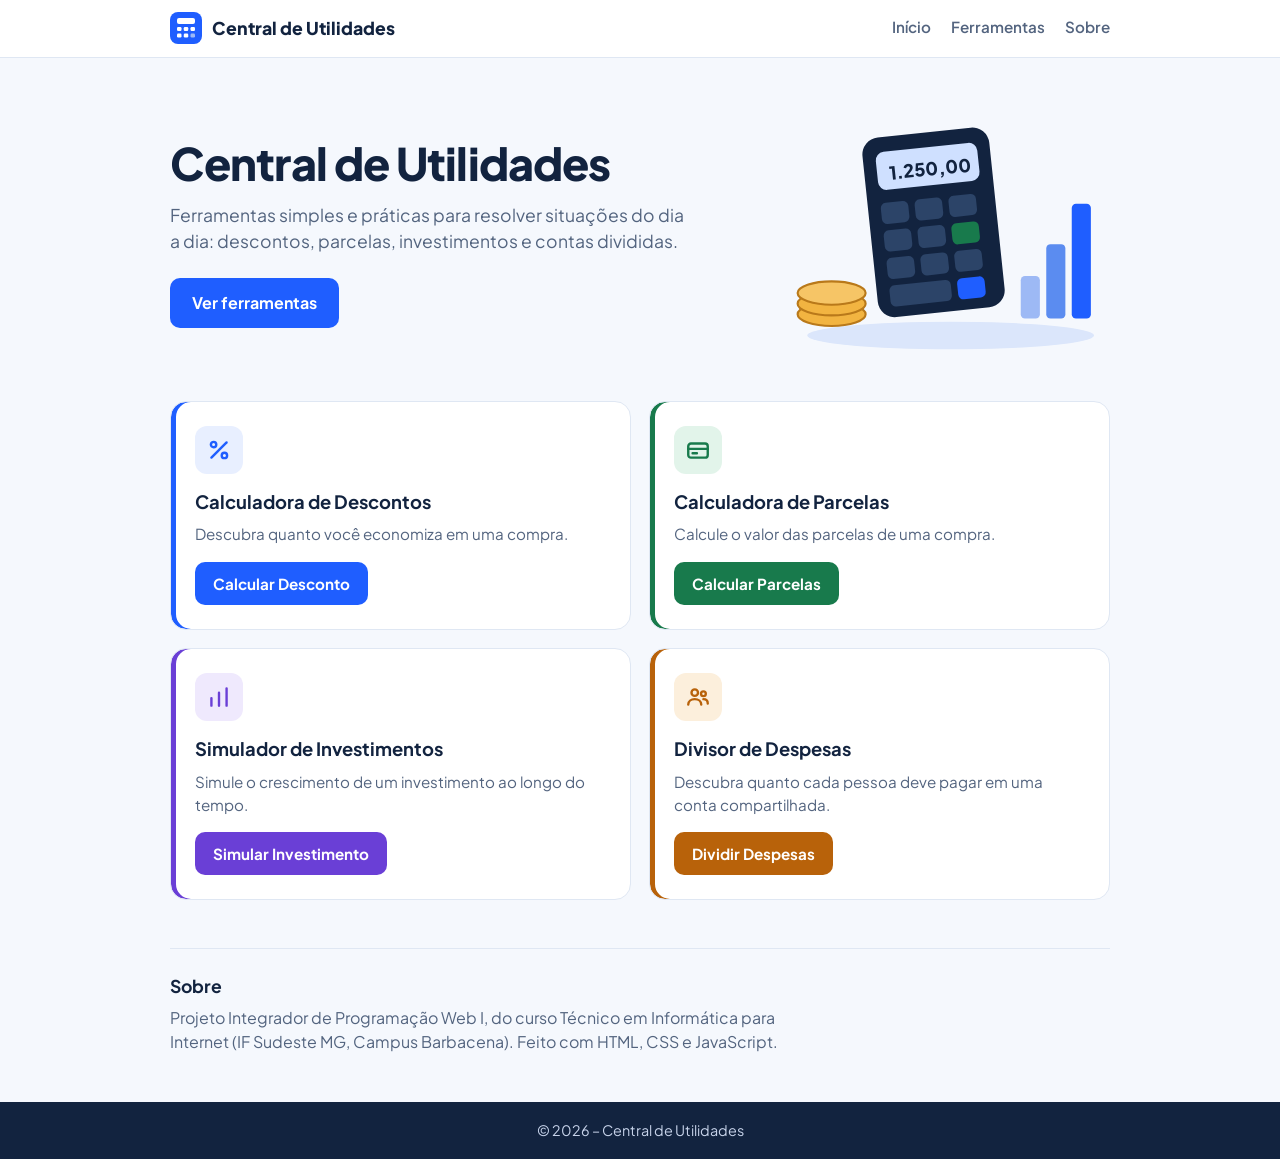
<file: index.html>
<!DOCTYPE html>
<html lang="pt-BR">
<head>
  <meta charset="UTF-8">
  <meta name="viewport" content="width=device-width, initial-scale=1">
  <title>Central de Utilidades</title>
  <link rel="preconnect" href="https://fonts.googleapis.com">
  <link rel="preconnect" href="https://fonts.gstatic.com" crossorigin>
  <link href="https://fonts.googleapis.com/css2?family=Plus+Jakarta+Sans:wght@400;500;600;700;800&display=swap" rel="stylesheet">
  <link rel="stylesheet" href="style.css">
</head>
<body>
  <header class="topo">
    <div class="topo-interno">
      <a class="logo" href="#inicio" data-alvo="inicio">
        <svg class="logo-marca" viewBox="0 0 32 32" aria-hidden="true">
          <rect width="32" height="32" rx="8" fill="#1f5eff"/>
          <rect x="7" y="6" width="18" height="6" rx="2" fill="#fff"/>
          <rect x="7" y="15" width="4.5" height="4" rx="1.2" fill="#fff"/>
          <rect x="13.75" y="15" width="4.5" height="4" rx="1.2" fill="#fff"/>
          <rect x="20.5" y="15" width="4.5" height="4" rx="1.2" fill="#fff"/>
          <rect x="7" y="21.5" width="4.5" height="4" rx="1.2" fill="#fff"/>
          <rect x="13.75" y="21.5" width="4.5" height="4" rx="1.2" fill="#fff"/>
          <rect x="20.5" y="21.5" width="4.5" height="4" rx="1.2" fill="#9db9f5"/>
        </svg>
        <span>Central de Utilidades</span>
      </a>
      <nav>
        <a href="#inicio" data-alvo="inicio">Início</a>
        <a href="#ferramentas" data-alvo="ferramentas">Ferramentas</a>
        <a href="#sobre" data-alvo="sobre">Sobre</a>
      </nav>
    </div>
  </header>

  <main>
    <!-- TELA INICIAL -->
    <div class="tela" id="home">
      <section class="apresentacao" id="inicio">
        <div class="apresentacao-texto">
          <h1>Central de Utilidades</h1>
          <p>Ferramentas simples e práticas para resolver situações do dia a dia: descontos, parcelas, investimentos e contas divididas.</p>
          <a class="botao-principal" href="#ferramentas" data-alvo="ferramentas">Ver ferramentas</a>
        </div>
        <svg class="apresentacao-arte" viewBox="0 0 320 240" role="img" aria-label="Calculadora, moedas e gráfico de barras">
          <ellipse cx="170" cy="216" rx="135" ry="13" fill="#dbe6fb"/>
          <g transform="rotate(-6 150 120)">
            <rect x="95" y="25" width="120" height="170" rx="16" fill="#12233f"/>
            <rect x="107" y="39" width="96" height="36" rx="8" fill="#cfe0ff"/>
            <text x="196" y="66" text-anchor="end" font-size="17" font-weight="800" fill="#12233f" font-family="Plus Jakarta Sans, Arial, sans-serif">1.250,00</text>
            <g fill="#2c4468">
              <rect x="107" y="87" width="26" height="20" rx="5"/>
              <rect x="139" y="87" width="26" height="20" rx="5"/>
              <rect x="171" y="87" width="26" height="20" rx="5"/>
              <rect x="107" y="113" width="26" height="20" rx="5"/>
              <rect x="139" y="113" width="26" height="20" rx="5"/>
              <rect x="171" y="113" width="26" height="20" rx="5" fill="#187a4c"/>
              <rect x="107" y="139" width="26" height="20" rx="5"/>
              <rect x="139" y="139" width="26" height="20" rx="5"/>
              <rect x="171" y="139" width="26" height="20" rx="5"/>
              <rect x="107" y="165" width="58" height="20" rx="5"/>
              <rect x="171" y="165" width="26" height="20" rx="5" fill="#1f5eff"/>
            </g>
          </g>
          <g stroke="#b9791a" stroke-width="2">
            <ellipse cx="58" cy="196" rx="32" ry="11" fill="#f2b441"/>
            <ellipse cx="58" cy="186" rx="32" ry="11" fill="#f2b441"/>
            <ellipse cx="58" cy="176" rx="32" ry="11" fill="#f6c566"/>
          </g>
          <rect x="236" y="160" width="18" height="40" rx="4" fill="#9db9f5"/>
          <rect x="260" y="130" width="18" height="70" rx="4" fill="#5b8cf0"/>
          <rect x="284" y="92" width="18" height="108" rx="4" fill="#1f5eff"/>
        </svg>
      </section>

      <section class="cartoes" id="ferramentas">
        <article class="cartao desconto">
          <span class="icone" aria-hidden="true">
            <svg viewBox="0 0 24 24"><path d="M19 5L5 19"/><circle cx="7" cy="7" r="2.5"/><circle cx="17" cy="17" r="2.5"/></svg>
          </span>
          <h2>Calculadora de Descontos</h2>
          <p>Descubra quanto você economiza em uma compra.</p>
          <button type="button" data-ferramenta="desconto">Calcular Desconto</button>
        </article>
        <article class="cartao parcelas">
          <span class="icone" aria-hidden="true">
            <svg viewBox="0 0 24 24"><rect x="3" y="6" width="18" height="13" rx="2.5"/><path d="M3 11h18M7 15h4"/></svg>
          </span>
          <h2>Calculadora de Parcelas</h2>
          <p>Calcule o valor das parcelas de uma compra.</p>
          <button type="button" data-ferramenta="parcelas">Calcular Parcelas</button>
        </article>
        <article class="cartao investimento">
          <span class="icone" aria-hidden="true">
            <svg viewBox="0 0 24 24"><path d="M5 20v-7M12 20V8M19 20V4"/></svg>
          </span>
          <h2>Simulador de Investimentos</h2>
          <p>Simule o crescimento de um investimento ao longo do tempo.</p>
          <button type="button" data-ferramenta="investimento">Simular Investimento</button>
        </article>
        <article class="cartao despesas">
          <span class="icone" aria-hidden="true">
            <svg viewBox="0 0 24 24"><circle cx="9" cy="8" r="3"/><path d="M3 19c0-3 2.7-5 6-5s6 2 6 5"/><circle cx="17" cy="9" r="2.2"/><path d="M17 14c2.5 0 4 1.7 4 4"/></svg>
          </span>
          <h2>Divisor de Despesas</h2>
          <p>Descubra quanto cada pessoa deve pagar em uma conta compartilhada.</p>
          <button type="button" data-ferramenta="despesas">Dividir Despesas</button>
        </article>
      </section>

      <section class="sobre" id="sobre">
        <h2>Sobre</h2>
        <p>Projeto Integrador de Programação Web I, do curso Técnico em Informática para Internet (IF Sudeste MG, Campus Barbacena). Feito com HTML, CSS e JavaScript.</p>
      </section>
    </div>

    <!-- CALCULADORA DE DESCONTOS -->
    <section class="tela oculta" id="desconto">
      <button type="button" class="voltar" data-voltar>← Voltar para as ferramentas</button>
      <div class="painel">
        <form id="form-desconto" novalidate>
          <h2>Calculadora de Descontos</h2>
          <p class="sub">Descubra quanto você economiza em uma compra.</p>
          <label for="desc-preco">Preço original (R$)</label>
          <input type="number" id="desc-preco" step="any" min="0" inputmode="decimal" placeholder="Ex.: 200,00">
          <label for="desc-percentual">Desconto (%)</label>
          <input type="number" id="desc-percentual" step="any" min="0" max="100" inputmode="decimal" placeholder="Ex.: 15">
          <p class="erro" id="erro-desconto" role="alert"></p>
          <button type="submit">Calcular Desconto</button>
        </form>
        <div class="resultado" id="resultado-desconto" aria-live="polite"></div>
      </div>
    </section>

    <!-- CALCULADORA DE PARCELAS -->
    <section class="tela oculta" id="parcelas">
      <button type="button" class="voltar" data-voltar>← Voltar para as ferramentas</button>
      <div class="painel">
        <form id="form-parcelas" novalidate>
          <h2>Calculadora de Parcelas</h2>
          <p class="sub">Calcule o valor das parcelas de uma compra, sem juros.</p>
          <label for="parc-total">Valor total da compra (R$)</label>
          <input type="number" id="parc-total" step="any" min="0" inputmode="decimal" placeholder="Ex.: 1200,00">
          <label for="parc-qtd">Quantidade de parcelas</label>
          <input type="number" id="parc-qtd" step="1" min="1" inputmode="numeric" placeholder="Ex.: 6">
          <p class="erro" id="erro-parcelas" role="alert"></p>
          <button type="submit">Calcular Parcelas</button>
        </form>
        <div class="resultado" id="resultado-parcelas" aria-live="polite"></div>
      </div>
    </section>

    <!-- SIMULADOR DE INVESTIMENTOS -->
    <section class="tela oculta" id="investimento">
      <button type="button" class="voltar" data-voltar>← Voltar para as ferramentas</button>
      <div class="painel">
        <form id="form-investimento" novalidate>
          <h2>Simulador de Investimentos</h2>
          <p class="sub">Simule o crescimento de um investimento ao longo do tempo.</p>
          <div class="campos-duplos">
            <div>
              <label for="inv-inicial">Investimento inicial (R$)</label>
              <input type="number" id="inv-inicial" step="any" min="0" inputmode="decimal" placeholder="Ex.: 1000,00">
            </div>
            <div>
              <label for="inv-aporte">Aporte mensal (R$)</label>
              <input type="number" id="inv-aporte" step="any" min="0" inputmode="decimal" placeholder="Ex.: 200,00">
            </div>
            <div>
              <label for="inv-taxa">Rendimento mensal (%)</label>
              <input type="number" id="inv-taxa" step="any" min="0" inputmode="decimal" placeholder="Ex.: 1">
            </div>
            <div>
              <label for="inv-meses">Período (meses)</label>
              <input type="number" id="inv-meses" step="1" min="1" inputmode="numeric" placeholder="Ex.: 12">
            </div>
          </div>
          <p class="erro" id="erro-investimento" role="alert"></p>
          <button type="submit">Simular Investimento</button>
        </form>
        <div class="resultado" id="resultado-investimento" aria-live="polite"></div>
      </div>
    </section>

    <!-- DIVISOR DE DESPESAS -->
    <section class="tela oculta" id="despesas">
      <button type="button" class="voltar" data-voltar>← Voltar para as ferramentas</button>
      <div class="painel">
        <div>
          <h2>Divisor de Despesas</h2>
          <p class="sub">Descubra quanto cada pessoa deve pagar em uma conta compartilhada.</p>

          <form id="form-adicionar" novalidate>
            <label for="desp-descricao">Descrição da despesa</label>
            <input type="text" id="desp-descricao" placeholder="Ex.: Almoço">
            <label for="desp-valor">Valor (R$)</label>
            <input type="number" id="desp-valor" step="any" min="0" inputmode="decimal" placeholder="Ex.: 50,00">
            <p class="erro" id="erro-despesa-add" role="alert"></p>
            <button type="submit" class="secundario">Adicionar despesa</button>
          </form>

          <h3>Despesas incluídas</h3>
          <ul class="lista" id="lista-despesas"></ul>

          <form id="form-despesas" novalidate>
            <label for="desp-pessoas">Quantidade de pessoas</label>
            <input type="number" id="desp-pessoas" step="1" min="1" inputmode="numeric" placeholder="Ex.: 4">
            <p class="erro" id="erro-despesas" role="alert"></p>
            <button type="submit">Dividir Despesas</button>
          </form>
        </div>
        <div class="resultado" id="resultado-despesas" aria-live="polite"></div>
      </div>
    </section>
  </main>

  <footer class="rodape">
    <p>© 2026 – Central de Utilidades</p>
  </footer>

  <script src="script.js"></script>
</body>
</html>
</file>
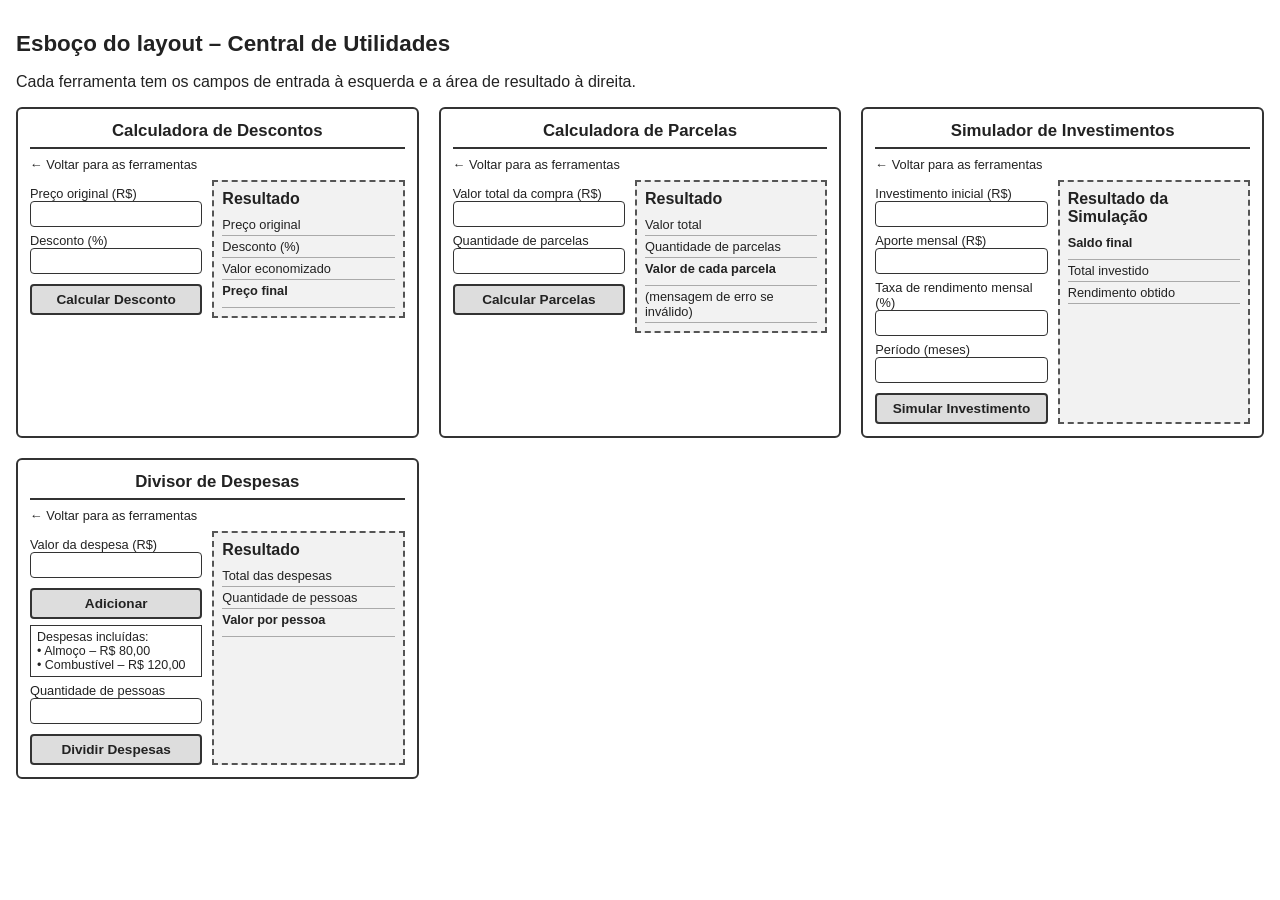
<file: esboco.html>
<!DOCTYPE html>
<html lang="pt-BR">
<head>
  <meta charset="UTF-8">
  <meta name="viewport" content="width=device-width, initial-scale=1">
  <title>Esboço do layout – Central de Utilidades</title>
  <style>
    * { box-sizing: border-box; font-family: Arial, sans-serif; }
    body { margin: 0; padding: 16px; background: #fff; color: #222; }
    h1 { font-size: 1.4rem; }
    .grade { display: grid; grid-template-columns: repeat(auto-fit, minmax(300px, 1fr)); gap: 20px; }
    .tela { border: 2px solid #333; border-radius: 6px; padding: 12px; }
    .tela h2 { font-size: 1.05rem; margin: 0 0 8px; text-align: center; border-bottom: 2px solid #333; padding-bottom: 6px; }
    .voltar { font-size: 0.8rem; margin-bottom: 8px; }
    .corpo { display: flex; gap: 10px; flex-wrap: wrap; }
    .entrada, .resultado { flex: 1; min-width: 130px; }
    .resultado { border: 2px dashed #555; padding: 8px; background: #f2f2f2; }
    .resultado b { display: block; margin-bottom: 6px; }
    label { display: block; font-size: 0.8rem; margin-top: 6px; }
    .campo { border: 1.5px solid #333; height: 26px; border-radius: 4px; }
    .botao { margin-top: 10px; border: 2px solid #333; background: #ddd; text-align: center; padding: 6px; font-weight: bold; font-size: 0.85rem; border-radius: 4px; }
    .linha { font-size: 0.8rem; border-bottom: 1px solid #aaa; padding: 3px 0; }
    .lista { border: 1.5px solid #333; padding: 4px 6px; margin-top: 6px; font-size: 0.78rem; }
  </style>
</head>
<body>
  <h1>Esboço do layout – Central de Utilidades</h1>
  <p>Cada ferramenta tem os campos de entrada à esquerda e a área de resultado à direita.</p>

  <div class="grade">
    <div class="tela">
      <h2>Calculadora de Descontos</h2>
      <div class="voltar">← Voltar para as ferramentas</div>
      <div class="corpo">
        <div class="entrada">
          <label>Preço original (R$)</label><div class="campo"></div>
          <label>Desconto (%)</label><div class="campo"></div>
          <div class="botao">Calcular Desconto</div>
        </div>
        <div class="resultado">
          <b>Resultado</b>
          <div class="linha">Preço original</div>
          <div class="linha">Desconto (%)</div>
          <div class="linha">Valor economizado</div>
          <div class="linha"><b>Preço final</b></div>
        </div>
      </div>
    </div>

    <div class="tela">
      <h2>Calculadora de Parcelas</h2>
      <div class="voltar">← Voltar para as ferramentas</div>
      <div class="corpo">
        <div class="entrada">
          <label>Valor total da compra (R$)</label><div class="campo"></div>
          <label>Quantidade de parcelas</label><div class="campo"></div>
          <div class="botao">Calcular Parcelas</div>
        </div>
        <div class="resultado">
          <b>Resultado</b>
          <div class="linha">Valor total</div>
          <div class="linha">Quantidade de parcelas</div>
          <div class="linha"><b>Valor de cada parcela</b></div>
          <div class="linha">(mensagem de erro se inválido)</div>
        </div>
      </div>
    </div>

    <div class="tela">
      <h2>Simulador de Investimentos</h2>
      <div class="voltar">← Voltar para as ferramentas</div>
      <div class="corpo">
        <div class="entrada">
          <label>Investimento inicial (R$)</label><div class="campo"></div>
          <label>Aporte mensal (R$)</label><div class="campo"></div>
          <label>Taxa de rendimento mensal (%)</label><div class="campo"></div>
          <label>Período (meses)</label><div class="campo"></div>
          <div class="botao">Simular Investimento</div>
        </div>
        <div class="resultado">
          <b>Resultado da Simulação</b>
          <div class="linha"><b>Saldo final</b></div>
          <div class="linha">Total investido</div>
          <div class="linha">Rendimento obtido</div>
        </div>
      </div>
    </div>

    <div class="tela">
      <h2>Divisor de Despesas</h2>
      <div class="voltar">← Voltar para as ferramentas</div>
      <div class="corpo">
        <div class="entrada">
          <label>Valor da despesa (R$)</label><div class="campo"></div>
          <div class="botao">Adicionar</div>
          <div class="lista">Despesas incluídas:<br>• Almoço – R$ 80,00<br>• Combustível – R$ 120,00</div>
          <label>Quantidade de pessoas</label><div class="campo"></div>
          <div class="botao">Dividir Despesas</div>
        </div>
        <div class="resultado">
          <b>Resultado</b>
          <div class="linha">Total das despesas</div>
          <div class="linha">Quantidade de pessoas</div>
          <div class="linha"><b>Valor por pessoa</b></div>
        </div>
      </div>
    </div>
  </div>
</body>
</html>
</file>
<file: style.css>
:root {
  --tinta: #12233f;
  --suave: #53647f;
  --papel: #f5f8fd;
  --branco: #ffffff;
  --borda: #dfe7f3;
  --azul: #1f5eff;
  --azul-escuro: #1647c7;
  --verde: #187a4c;
  --violeta: #6a3fd6;
  --ambar: #b8620a;
  --erro: #b3261e;
  --acento: var(--azul);
  --acento-claro: #e8efff;
}

* { box-sizing: border-box; margin: 0; padding: 0; }

body {
  font-family: "Plus Jakarta Sans", "Segoe UI", Arial, sans-serif;
  background: var(--papel);
  color: var(--tinta);
  line-height: 1.5;
  min-height: 100vh;
  display: flex;
  flex-direction: column;
}

a:focus-visible, button:focus-visible, input:focus-visible {
  outline: 3px solid var(--acento);
  outline-offset: 2px;
}

/* ---------- Cabeçalho ---------- */
.topo {
  background: var(--branco);
  border-bottom: 1px solid var(--borda);
  position: sticky;
  top: 0;
  z-index: 10;
}
.topo-interno {
  max-width: 980px;
  margin: 0 auto;
  padding: 12px 20px;
  display: flex;
  justify-content: space-between;
  align-items: center;
  flex-wrap: wrap;
  gap: 8px 20px;
}
.logo {
  display: flex;
  align-items: center;
  gap: 10px;
  font-weight: 800;
  font-size: 1.1rem;
  color: var(--tinta);
  text-decoration: none;
}
.logo-marca { width: 32px; height: 32px; }
.topo nav { display: flex; gap: 20px; }
.topo nav a {
  color: var(--suave);
  text-decoration: none;
  font-weight: 600;
  font-size: 0.95rem;
  padding: 4px 0;
  border-bottom: 2px solid transparent;
}
.topo nav a:hover { color: var(--azul); border-bottom-color: var(--azul); }

main {
  flex: 1;
  width: 100%;
  max-width: 980px;
  margin: 0 auto;
  padding: 0 20px 48px;
}
.oculta { display: none; }

/* ---------- Apresentação ---------- */
.apresentacao {
  display: grid;
  grid-template-columns: 1.15fr 0.85fr;
  align-items: center;
  gap: 24px;
  padding: 48px 0 40px;
}
.apresentacao h1 {
  font-size: 2.8rem;
  line-height: 1.1;
  font-weight: 800;
  letter-spacing: -0.02em;
  margin-bottom: 14px;
}
.apresentacao p {
  font-size: 1.1rem;
  color: var(--suave);
  max-width: 34em;
  margin-bottom: 24px;
}
.botao-principal {
  display: inline-block;
  background: var(--azul);
  color: var(--branco);
  text-decoration: none;
  font-weight: 700;
  padding: 13px 22px;
  border-radius: 10px;
  transition: background 0.15s;
}
.botao-principal:hover { background: var(--azul-escuro); }
.apresentacao-arte { width: 100%; max-width: 340px; justify-self: end; height: auto; }

/* ---------- Cartões ---------- */
.cartoes {
  display: grid;
  grid-template-columns: repeat(2, 1fr);
  gap: 18px;
}
.cartao {
  background: var(--branco);
  border: 1px solid var(--borda);
  border-radius: 16px;
  padding: 24px;
  display: flex;
  flex-direction: column;
  align-items: flex-start;
  gap: 8px;
  box-shadow: inset 5px 0 0 var(--acento);
}
.cartao.desconto { --acento: var(--azul); --acento-claro: #e8efff; }
.cartao.parcelas { --acento: var(--verde); --acento-claro: #e2f4ea; }
.cartao.investimento { --acento: var(--violeta); --acento-claro: #efe9fd; }
.cartao.despesas { --acento: var(--ambar); --acento-claro: #fcefdc; }

.icone {
  width: 48px;
  height: 48px;
  border-radius: 12px;
  background: var(--acento-claro);
  color: var(--acento);
  display: grid;
  place-items: center;
  margin-bottom: 6px;
}
.icone svg {
  width: 26px;
  height: 26px;
  fill: none;
  stroke: currentColor;
  stroke-width: 2.2;
  stroke-linecap: round;
  stroke-linejoin: round;
}
.cartao h2 { font-size: 1.15rem; font-weight: 700; }
.cartao p { color: var(--suave); flex: 1; font-size: 0.95rem; margin-bottom: 8px; }
.cartao button { background: var(--acento); }
.cartao button:hover { filter: brightness(0.9); }

.sobre { margin-top: 48px; padding-top: 24px; border-top: 1px solid var(--borda); }
.sobre h2 { font-size: 1.1rem; margin-bottom: 6px; }
.sobre p { color: var(--suave); max-width: 40em; }

/* ---------- Botões ---------- */
button {
  font-family: inherit;
  background: var(--acento);
  color: var(--branco);
  border: none;
  border-radius: 10px;
  padding: 12px 18px;
  font-size: 0.95rem;
  font-weight: 700;
  cursor: pointer;
  transition: filter 0.15s;
}
button:hover { filter: brightness(0.9); }
.voltar {
  background: none;
  color: var(--azul);
  padding: 4px 0;
  margin: 24px 0 16px;
}
.voltar:hover { background: none; filter: none; text-decoration: underline; }
button.secundario {
  background: var(--acento-claro);
  color: var(--acento);
}

/* ---------- Ferramentas ---------- */
#desconto { --acento: var(--azul); --acento-claro: #e8efff; }
#parcelas { --acento: var(--verde); --acento-claro: #e2f4ea; }
#investimento { --acento: var(--violeta); --acento-claro: #efe9fd; }
#despesas { --acento: var(--ambar); --acento-claro: #fcefdc; }

.painel {
  background: var(--branco);
  border: 1px solid var(--borda);
  border-radius: 18px;
  padding: 28px;
  display: grid;
  grid-template-columns: 1fr 1fr;
  gap: 28px;
  box-shadow: inset 0 4px 0 var(--acento);
}
.painel h2 { font-size: 1.4rem; font-weight: 800; margin-bottom: 4px; }
.painel h3 { font-size: 1rem; margin: 22px 0 8px; }
.sub { color: var(--suave); margin-bottom: 8px; font-size: 0.95rem; }

label { display: block; font-size: 0.9rem; font-weight: 600; margin: 14px 0 6px; }
input {
  font-family: inherit;
  width: 100%;
  padding: 11px 12px;
  font-size: 1rem;
  color: var(--tinta);
  background: var(--branco);
  border: 1.5px solid var(--borda);
  border-radius: 10px;
}
input:focus { border-color: var(--acento); outline-offset: 0; }
form button[type="submit"] { width: 100%; margin-top: 16px; }
.campos-duplos { display: grid; grid-template-columns: 1fr 1fr; gap: 0 14px; }
.erro { color: var(--erro); font-size: 0.9rem; font-weight: 600; margin-top: 10px; min-height: 1.2em; }

/* ---------- Resultado ---------- */
.resultado {
  background: var(--papel);
  border: 1px solid var(--borda);
  border-radius: 14px;
  padding: 20px;
  align-self: start;
}
.resultado h3 {
  display: inline-block;
  background: var(--acento-claro);
  color: var(--acento);
  font-size: 0.95rem;
  padding: 6px 12px;
  border-radius: 999px;
  margin: 0 0 14px;
}
.vazio { color: var(--suave); font-size: 0.95rem; }
.linha {
  display: flex;
  justify-content: space-between;
  gap: 12px;
  padding: 10px 0;
  border-bottom: 1px solid var(--borda);
  font-size: 0.95rem;
}
.linha span:last-child { font-weight: 700; }
.destaque {
  display: flex;
  justify-content: space-between;
  align-items: baseline;
  gap: 12px;
  background: var(--branco);
  border: 1.5px solid var(--acento);
  padding: 14px;
  border-radius: 12px;
  margin-top: 14px;
  font-weight: 700;
}
.destaque span:last-child { font-size: 1.5rem; font-weight: 800; color: var(--acento); }
.detalhes { margin-top: 16px; font-size: 0.88rem; color: var(--suave); }
.detalhes li { margin-left: 18px; padding: 2px 0; }

/* ---------- Lista de despesas ---------- */
.lista {
  list-style: none;
  background: var(--papel);
  border: 1px solid var(--borda);
  border-radius: 12px;
  padding: 4px 14px;
}
.lista li {
  display: flex;
  justify-content: space-between;
  align-items: center;
  gap: 10px;
  padding: 10px 0;
  border-bottom: 1px solid var(--borda);
  font-size: 0.95rem;
}
.lista li:last-child { border-bottom: none; }
.lista .vazio { display: block; padding: 10px 0; }
.lista button {
  background: #fdecea;
  color: var(--erro);
  padding: 6px 12px;
  font-size: 0.82rem;
}

/* ---------- Rodapé ---------- */
.rodape {
  background: var(--tinta);
  color: #c7d3ea;
  text-align: center;
  padding: 18px;
  font-size: 0.9rem;
}

/* ---------- Telas pequenas ---------- */
@media (max-width: 760px) {
  .apresentacao { grid-template-columns: 1fr; padding: 32px 0 28px; }
  .apresentacao h1 { font-size: 2.2rem; }
  .apresentacao-arte { justify-self: center; max-width: 260px; order: -1; }
  .cartoes { grid-template-columns: 1fr; }
  .painel { grid-template-columns: 1fr; padding: 20px; }
  .campos-duplos { grid-template-columns: 1fr 1fr; }
}
@media (max-width: 420px) {
  .campos-duplos { grid-template-columns: 1fr; }
  .topo nav { gap: 14px; }
}
</file>
